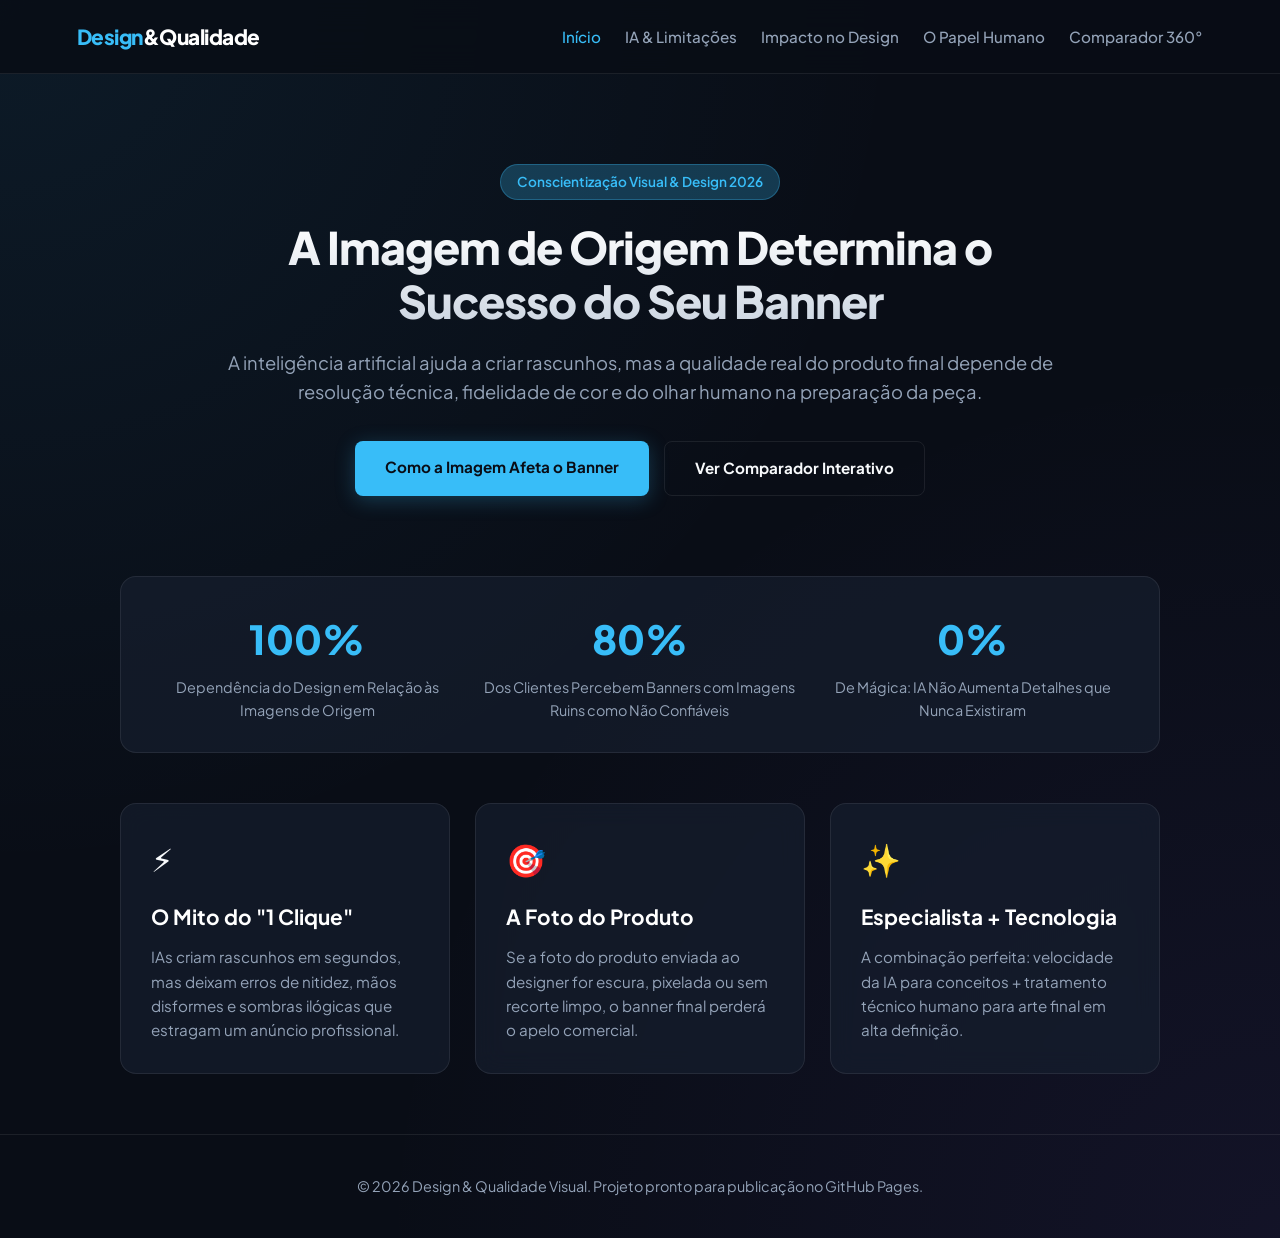
<file: index.html>
<!DOCTYPE html>
<html lang="pt-BR">
<head>
    <meta charset="UTF-8">
    <meta name="viewport" content="width=device-width, initial-scale=1.0">
    <title>Qualidade Visual & Design Profissional | Home</title>
    <link rel="stylesheet" href="style.css">
    <link rel="preconnect" href="https://fonts.googleapis.com">
    <link rel="preconnect" href="https://fonts.gstatic.com" crossorigin>
    <link href="https://fonts.googleapis.com/css2?family=Plus+Jakarta+Sans:wght@400;500;600;700;800&display=swap" rel="stylesheet">
</head>
<body>
    <header class="navbar">
        <div class="logo">
            <span class="logo-accent">Design</span>&amp;Qualidade
        </div>
        <nav>
            <ul class="nav-links">
                <li><a href="index.html" class="active">Início</a></li>
                <li><a href="qualidade-ia.html">IA &amp; Limitações</a></li>
                <li><a href="impacto-produto.html">Impacto no Design</a></li>
                <li><a href="solucoes.html">O Papel Humano</a></li>
                <li><a href="comparador.html">Comparador 360°</a></li>
            </ul>
        </nav>
    </header>

    <section class="hero">
        <div class="badge">Conscientização Visual &amp; Design 2026</div>
        <h1>A Imagem de Origem Determina o Sucesso do Seu Banner</h1>
        <p>A inteligência artificial ajuda a criar rascunhos, mas a qualidade real do produto final depende de resolução técnica, fidelidade de cor e do olhar humano na preparação da peça.</p>
        <div class="hero-btns">
            <a href="impacto-produto.html" class="btn btn-primary">Como a Imagem Afeta o Banner</a>
            <a href="comparador.html" class="btn btn-outline">Ver Comparador Interativo</a>
        </div>
    </section>

    <main class="container">
        <section class="stats-banner">
            <div class="stat-item">
                <h2>100%</h2>
                <p>Dependência do Design em Relação às Imagens de Origem</p>
            </div>
            <div class="stat-item">
                <h2>80%</h2>
                <p>Dos Clientes Percebem Banners com Imagens Ruins como Não Confiáveis</p>
            </div>
            <div class="stat-item">
                <h2>0%</h2>
                <p>De Mágica: IA Não Aumenta Detalhes que Nunca Existiram</p>
            </div>
        </section>

        <section class="cards-grid">
            <div class="card glass">
                <div class="card-icon">⚡</div>
                <h3>O Mito do "1 Clique"</h3>
                <p>IAs criam rascunhos em segundos, mas deixam erros de nitidez, mãos disformes e sombras ilógicas que estragam um anúncio profissional.</p>
            </div>
            <div class="card glass">
                <div class="card-icon">🎯</div>
                <h3>A Foto do Produto</h3>
                <p>Se a foto do produto enviada ao designer for escura, pixelada ou sem recorte limpo, o banner final perderá o apelo comercial.</p>
            </div>
            <div class="card glass">
                <div class="card-icon">✨</div>
                <h3>Especialista + Tecnologia</h3>
                <p>A combinação perfeita: velocidade da IA para conceitos + tratamento técnico humano para arte final em alta definição.</p>
            </div>
        </section>
    </main>

    <footer>
        <p>&copy; 2026 Design &amp; Qualidade Visual. Projeto pronto para publicação no GitHub Pages.</p>
    </footer>
    <script src="script.js"></script>
</body>
</html>
</file>
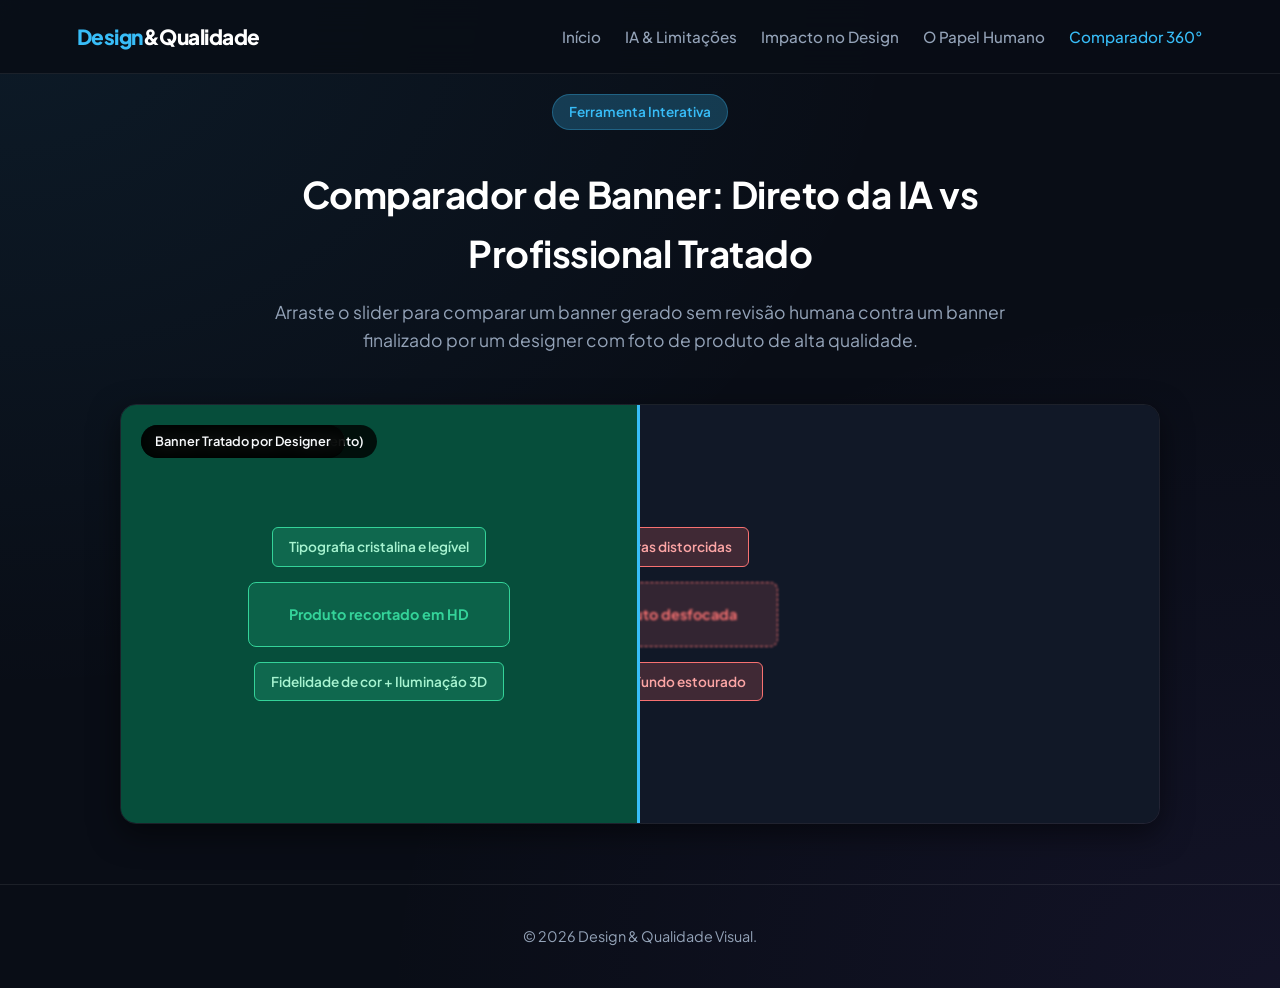
<file: comparador.html>
<!DOCTYPE html>
<html lang="pt-BR">
<head>
    <meta charset="UTF-8">
    <meta name="viewport" content="width=device-width, initial-scale=1.0">
    <title>Comparador Interativo de Banners | Design & Qualidade</title>
    <link rel="stylesheet" href="style.css">
    <link href="https://fonts.googleapis.com/css2?family=Plus+Jakarta+Sans:wght@400;500;600;700;800&display=swap" rel="stylesheet">
</head>
<body>
    <header class="navbar">
        <div class="logo"><span class="logo-accent">Design</span>&amp;Qualidade</div>
        <nav>
            <ul class="nav-links">
                <li><a href="index.html">Início</a></li>
                <li><a href="qualidade-ia.html">IA &amp; Limitações</a></li>
                <li><a href="impacto-produto.html">Impacto no Design</a></li>
                <li><a href="solucoes.html">O Papel Humano</a></li>
                <li><a href="comparador.html" class="active">Comparador 360°</a></li>
            </ul>
        </nav>
    </header>

    <main class="container">
        <div class="page-header">
            <span class="badge">Ferramenta Interativa</span>
            <h1 class="page-title">Comparador de Banner: Direto da IA vs Profissional Tratado</h1>
            <p class="subtitle">Arraste o slider para comparar um banner gerado sem revisão humana contra um banner finalizado por um designer com foto de produto de alta qualidade.</p>
        </div>

        <div class="comparison-container">
            <div class="img-wrapper before-img">
                <div class="label">Banner 100% IA (Sem Tratamento)</div>
                <div class="demo-image ia-raw">
                    <div class="banner-mockup mockup-ia">
                        <span class="mockup-tag error">Texto com letras distorcidas</span>
                        <div class="product-placeholder bad">Foto do produto desfocada</div>
                        <span class="mockup-tag error">Sombra irreal / Fundo estourado</span>
                    </div>
                </div>
            </div>

            <div class="img-wrapper after-img" id="afterImage">
                <div class="label">Banner Tratado por Designer</div>
                <div class="demo-image human-fixed">
                    <div class="banner-mockup mockup-human">
                        <span class="mockup-tag success">Tipografia cristalina e legível</span>
                        <div class="product-placeholder good">Produto recortado em HD</div>
                        <span class="mockup-tag success">Fidelidade de cor + Iluminação 3D</span>
                    </div>
                </div>
            </div>
            <input type="range" min="0" max="100" value="50" class="slider" id="slider">
        </div>
    </main>

    <footer>
        <p>&copy; 2026 Design &amp; Qualidade Visual.</p>
    </footer>
    <script src="script.js"></script>
</body>
</html>
</file>
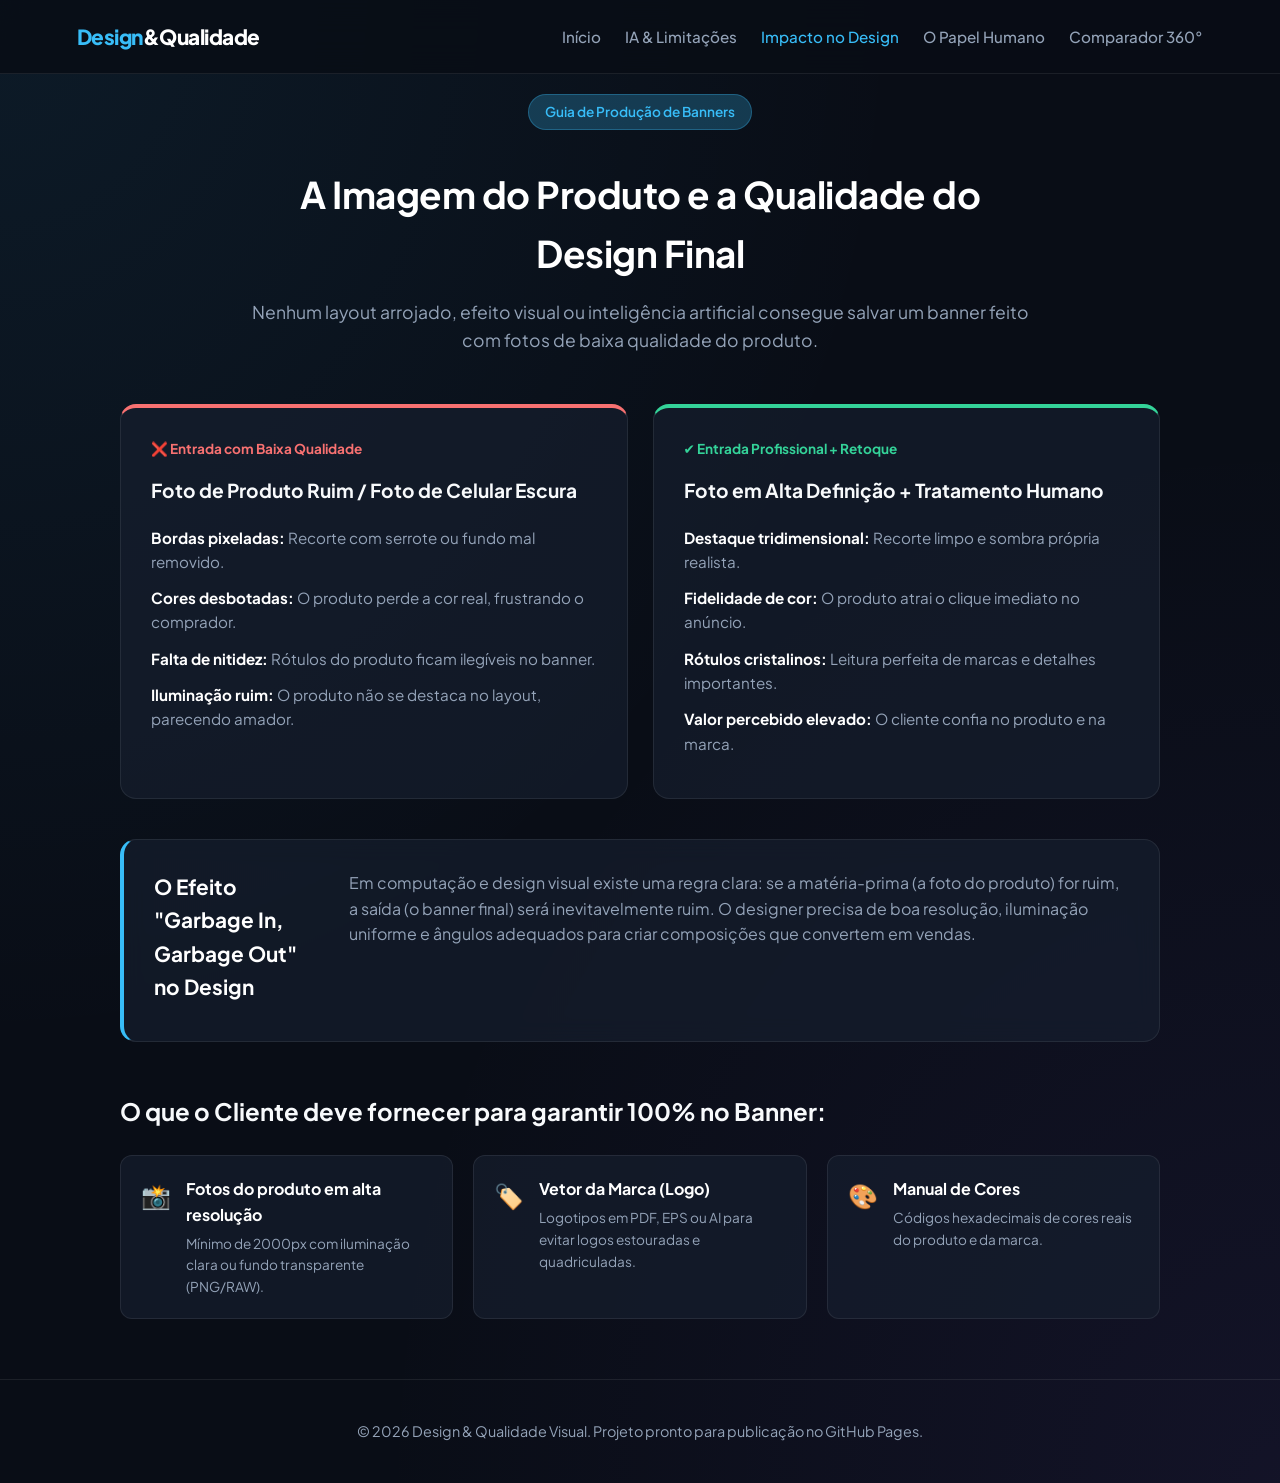
<file: impacto-produto.html>
<!DOCTYPE html>
<html lang="pt-BR">
<head>
    <meta charset="UTF-8">
    <meta name="viewport" content="width=device-width, initial-scale=1.0">
    <title>Como a Qualidade do Produto Afeta o Banner | Design & Qualidade</title>
    <link rel="stylesheet" href="style.css">
    <link href="https://fonts.googleapis.com/css2?family=Plus+Jakarta+Sans:wght@400;500;600;700;800&display=swap" rel="stylesheet">
</head>
<body>
    <header class="navbar">
        <div class="logo"><span class="logo-accent">Design</span>&amp;Qualidade</div>
        <nav>
            <ul class="nav-links">
                <li><a href="index.html">Início</a></li>
                <li><a href="qualidade-ia.html">IA &amp; Limitações</a></li>
                <li><a href="impacto-produto.html" class="active">Impacto no Design</a></li>
                <li><a href="solucoes.html">O Papel Humano</a></li>
                <li><a href="comparador.html">Comparador 360°</a></li>
            </ul>
        </nav>
    </header>

    <main class="container">
        <div class="page-header">
            <span class="badge">Guia de Produção de Banners</span>
            <h1 class="page-title">A Imagem do Produto e a Qualidade do Design Final</h1>
            <p class="subtitle">Nenhum layout arrojado, efeito visual ou inteligência artificial consegue salvar um banner feito com fotos de baixa qualidade do produto.</p>
        </div>

        <section class="impact-comparison-grid">
            <div class="impact-card danger">
                <div class="card-status">❌ Entrada com Baixa Qualidade</div>
                <h3>Foto de Produto Ruim / Foto de Celular Escura</h3>
                <ul>
                    <li><strong>Bordas pixeladas:</strong> Recorte com serrote ou fundo mal removido.</li>
                    <li><strong>Cores desbotadas:</strong> O produto perde a cor real, frustrando o comprador.</li>
                    <li><strong>Falta de nitidez:</strong> Rótulos do produto ficam ilegíveis no banner.</li>
                    <li><strong>Iluminação ruim:</strong> O produto não se destaca no layout, parecendo amador.</li>
                </ul>
            </div>

            <div class="impact-card success">
                <div class="card-status">✔️ Entrada Profissional + Retoque</div>
                <h3>Foto em Alta Definição + Tratamento Humano</h3>
                <ul>
                    <li><strong>Destaque tridimensional:</strong> Recorte limpo e sombra própria realista.</li>
                    <li><strong>Fidelidade de cor:</strong> O produto atrai o clique imediato no anúncio.</li>
                    <li><strong>Rótulos cristalinos:</strong> Leitura perfeita de marcas e detalhes importantes.</li>
                    <li><strong>Valor percebido elevado:</strong> O cliente confia no produto e na marca.</li>
                </ul>
            </div>
        </section>

        <section class="content-block glass highlight-box">
            <h2>O Efeito "Garbage In, Garbage Out" no Design</h2>
            <p>Em computação e design visual existe uma regra clara: se a matéria-prima (a foto do produto) for ruim, a saída (o banner final) será inevitavelmente ruim. O designer precisa de boa resolução, iluminação uniforme e ângulos adequados para criar composições que convertem em vendas.</p>
        </section>

        <section class="check-list-section">
            <h2>O que o Cliente deve fornecer para garantir 100% no Banner:</h2>
            <div class="check-grid">
                <div class="check-item">
                    <span class="check-icon">📸</span>
                    <div>
                        <h4>Fotos do produto em alta resolução</h4>
                        <p>Mínimo de 2000px com iluminação clara ou fundo transparente (PNG/RAW).</p>
                    </div>
                </div>
                <div class="check-item">
                    <span class="check-icon">🏷️</span>
                    <div>
                        <h4>Vetor da Marca (Logo)</h4>
                        <p>Logotipos em PDF, EPS ou AI para evitar logos estouradas e quadriculadas.</p>
                    </div>
                </div>
                <div class="check-item">
                    <span class="check-icon">🎨</span>
                    <div>
                        <h4>Manual de Cores</h4>
                        <p>Códigos hexadecimais de cores reais do produto e da marca.</p>
                    </div>
                </div>
            </div>
        </section>
    </main>

    <footer>
        <p>&copy; 2026 Design &amp; Qualidade Visual. Projeto pronto para publicação no GitHub Pages.</p>
    </footer>
    <script src="script.js"></script>
</body>
</html>
</file>
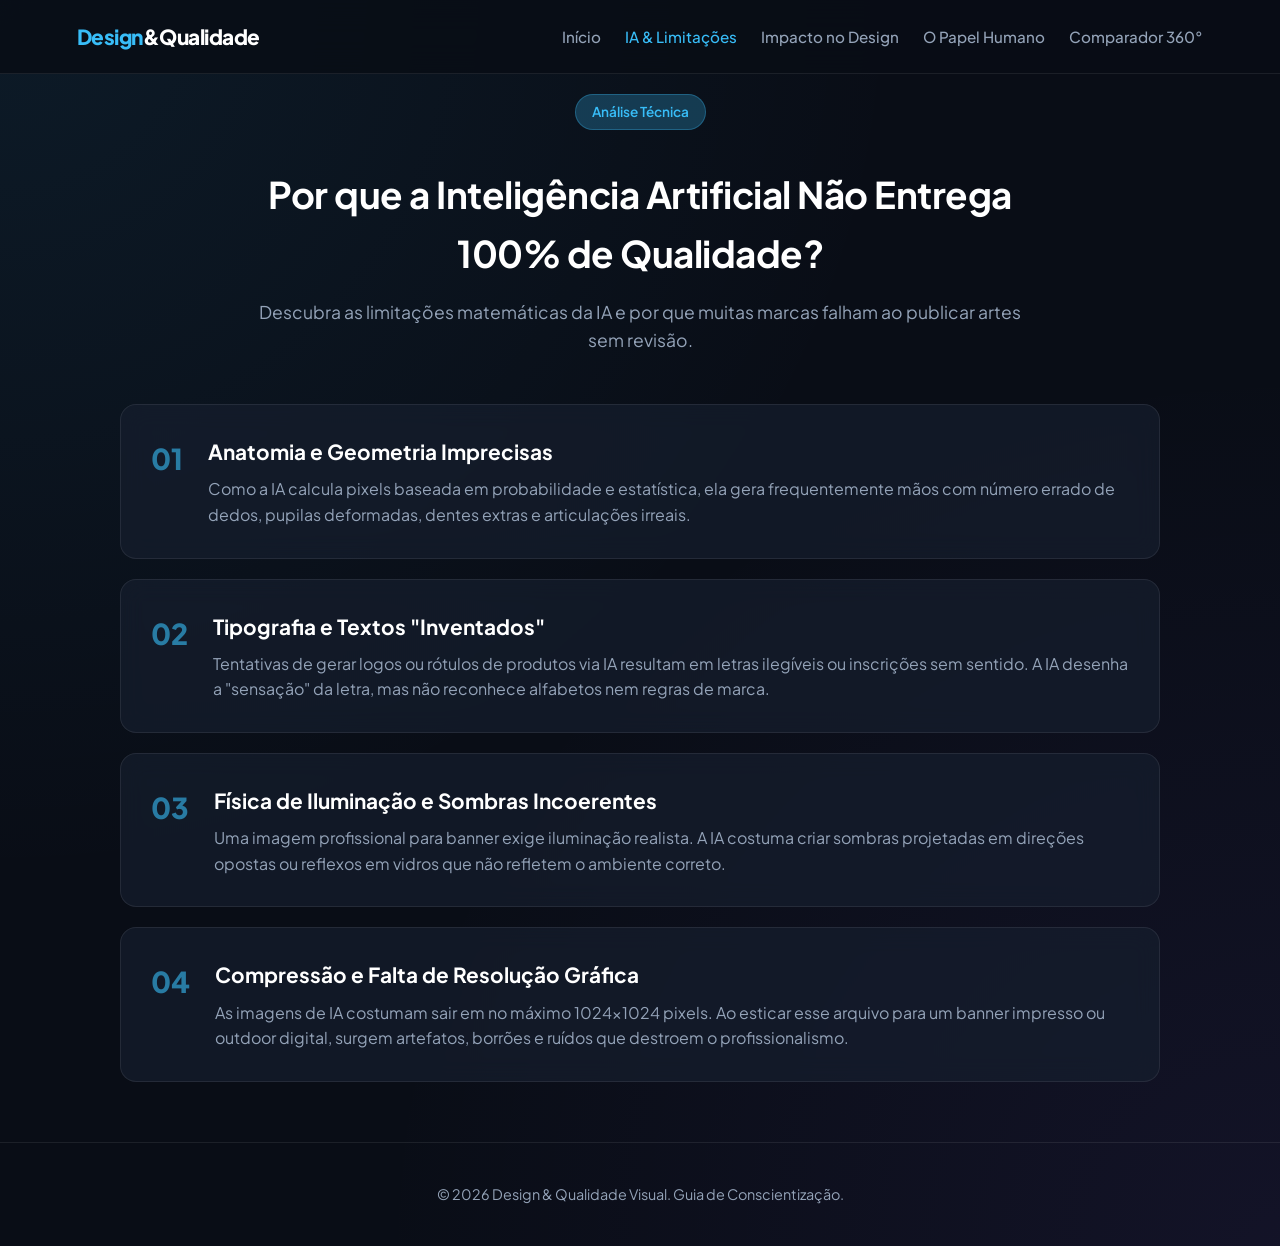
<file: qualidade-ia.html>
<!DOCTYPE html>
<html lang="pt-BR">
<head>
    <meta charset="UTF-8">
    <meta name="viewport" content="width=device-width, initial-scale=1.0">
    <title>IA & Limitações de Qualidade | Design & Qualidade</title>
    <link rel="stylesheet" href="style.css">
    <link href="https://fonts.googleapis.com/css2?family=Plus+Jakarta+Sans:wght@400;500;600;700;800&display=swap" rel="stylesheet">
</head>
<body>
    <header class="navbar">
        <div class="logo"><span class="logo-accent">Design</span>&amp;Qualidade</div>
        <nav>
            <ul class="nav-links">
                <li><a href="index.html">Início</a></li>
                <li><a href="qualidade-ia.html" class="active">IA &amp; Limitações</a></li>
                <li><a href="impacto-produto.html">Impacto no Design</a></li>
                <li><a href="solucoes.html">O Papel Humano</a></li>
                <li><a href="comparador.html">Comparador 360°</a></li>
            </ul>
        </nav>
    </header>

    <main class="container">
        <div class="page-header">
            <span class="badge">Análise Técnica</span>
            <h1 class="page-title">Por que a Inteligência Artificial Não Entrega 100% de Qualidade?</h1>
            <p class="subtitle">Descubra as limitações matemáticas da IA e por que muitas marcas falham ao publicar artes sem revisão.</p>
        </div>

        <div class="timeline-grid">
            <section class="content-block glass">
                <div class="block-number">01</div>
                <div>
                    <h2>Anatomia e Geometria Imprecisas</h2>
                    <p>Como a IA calcula pixels baseada em probabilidade e estatística, ela gera frequentemente mãos com número errado de dedos, pupilas deformadas, dentes extras e articulações irreais.</p>
                </div>
            </section>

            <section class="content-block glass">
                <div class="block-number">02</div>
                <div>
                    <h2>Tipografia e Textos "Inventados"</h2>
                    <p>Tentativas de gerar logos ou rótulos de produtos via IA resultam em letras ilegíveis ou inscrições sem sentido. A IA desenha a "sensação" da letra, mas não reconhece alfabetos nem regras de marca.</p>
                </div>
            </section>

            <section class="content-block glass">
                <div class="block-number">03</div>
                <div>
                    <h2>Física de Iluminação e Sombras Incoerentes</h2>
                    <p>Uma imagem profissional para banner exige iluminação realista. A IA costuma criar sombras projetadas em direções opostas ou reflexos em vidros que não refletem o ambiente correto.</p>
                </div>
            </section>

            <section class="content-block glass">
                <div class="block-number">04</div>
                <div>
                    <h2>Compressão e Falta de Resolução Gráfica</h2>
                    <p>As imagens de IA costumam sair em no máximo 1024x1024 pixels. Ao esticar esse arquivo para um banner impresso ou outdoor digital, surgem artefatos, borrões e ruídos que destroem o profissionalismo.</p>
                </div>
            </section>
        </div>
    </main>

    <footer>
        <p>&copy; 2026 Design &amp; Qualidade Visual. Guia de Conscientização.</p>
    </footer>
    <script src="script.js"></script>
</body>
</html>
</file>
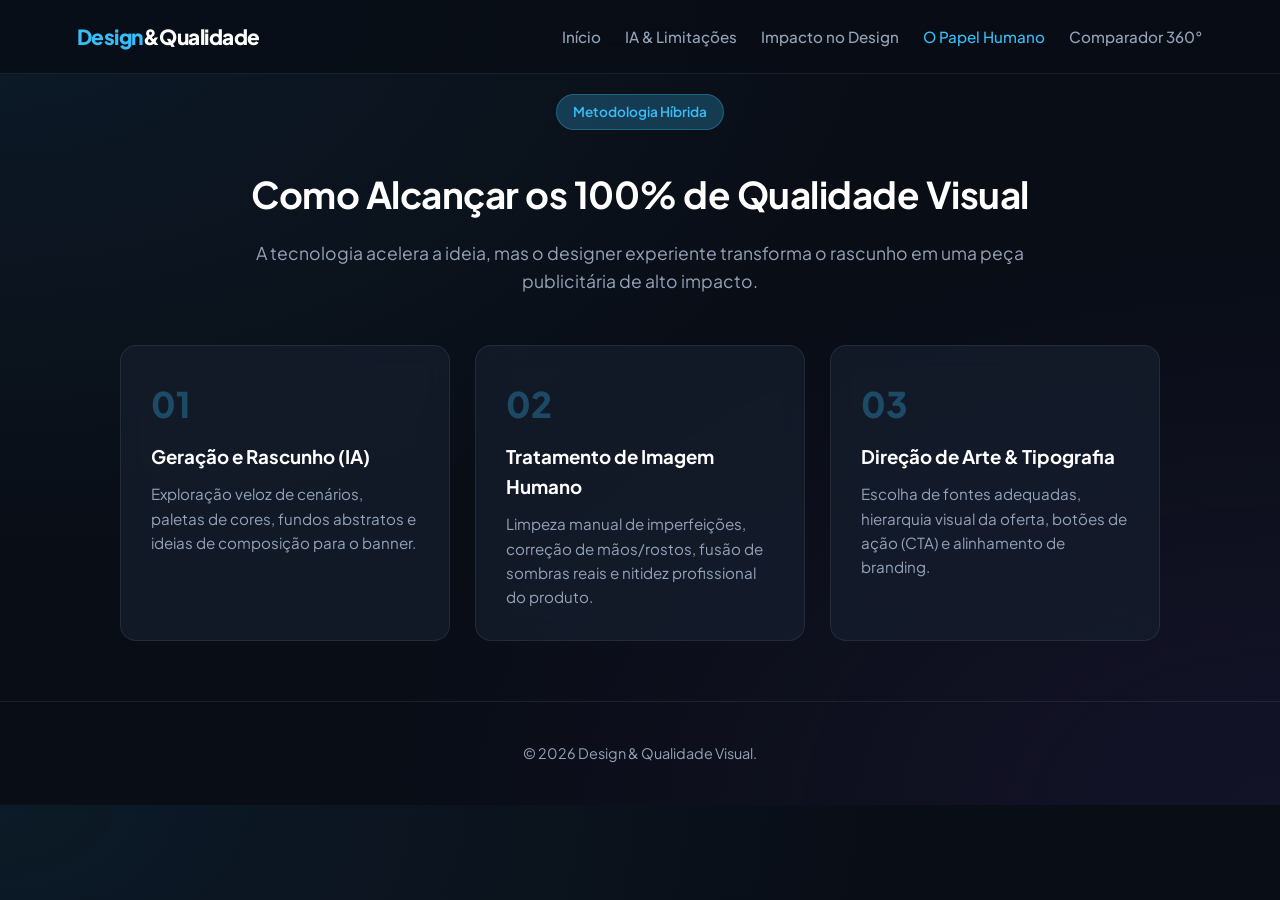
<file: solucoes.html>
<!DOCTYPE html>
<html lang="pt-BR">
<head>
    <meta charset="UTF-8">
    <meta name="viewport" content="width=device-width, initial-scale=1.0">
    <title>O Papel Humano no Design | Design & Qualidade</title>
    <link rel="stylesheet" href="style.css">
    <link href="https://fonts.googleapis.com/css2?family=Plus+Jakarta+Sans:wght@400;500;600;700;800&display=swap" rel="stylesheet">
</head>
<body>
    <header class="navbar">
        <div class="logo"><span class="logo-accent">Design</span>&amp;Qualidade</div>
        <nav>
            <ul class="nav-links">
                <li><a href="index.html">Início</a></li>
                <li><a href="qualidade-ia.html">IA &amp; Limitações</a></li>
                <li><a href="impacto-produto.html">Impacto no Design</a></li>
                <li><a href="solucoes.html" class="active">O Papel Humano</a></li>
                <li><a href="comparador.html">Comparador 360°</a></li>
            </ul>
        </nav>
    </header>

    <main class="container">
        <div class="page-header">
            <span class="badge">Metodologia Híbrida</span>
            <h1 class="page-title">Como Alcançar os 100% de Qualidade Visual</h1>
            <p class="subtitle">A tecnologia acelera a ideia, mas o designer experiente transforma o rascunho em uma peça publicitária de alto impacto.</p>
        </div>

        <div class="steps-grid">
            <div class="step-card glass">
                <span class="step-number">01</span>
                <h3>Geração e Rascunho (IA)</h3>
                <p>Exploração veloz de cenários, paletas de cores, fundos abstratos e ideias de composição para o banner.</p>
            </div>
            <div class="step-card glass">
                <span class="step-number">02</span>
                <h3>Tratamento de Imagem Humano</h3>
                <p>Limpeza manual de imperfeições, correção de mãos/rostos, fusão de sombras reais e nitidez profissional do produto.</p>
            </div>
            <div class="step-card glass">
                <span class="step-number">03</span>
                <h3>Direção de Arte &amp; Tipografia</h3>
                <p>Escolha de fontes adequadas, hierarquia visual da oferta, botões de ação (CTA) e alinhamento de branding.</p>
            </div>
        </div>
    </main>

    <footer>
        <p>&copy; 2026 Design &amp; Qualidade Visual.</p>
    </footer>
    <script src="script.js"></script>
</body>
</html>
</file>
<file: style.css>
:root {
    --bg-main: #090d16;
    --card-bg: rgba(22, 30, 46, 0.7);
    --accent: #38bdf8;
    --accent-glow: rgba(56, 189, 248, 0.25);
    --accent-hover: #0284c7;
    --text-primary: #f8fafc;
    --text-secondary: #94a3b8;
    --border-color: rgba(255, 255, 255, 0.08);
    --warning: #fbbf24;
    --danger: #f87171;
    --success: #34d399;
}

* {
    margin: 0;
    padding: 0;
    box-sizing: border-box;
    font-family: 'Plus Jakarta Sans', system-ui, -apple-system, sans-serif;
}

body {
    background-color: var(--bg-main);
    color: var(--text-primary);
    line-height: 1.6;
    overflow-x: hidden;
    background-image: 
        radial-gradient(at 0% 0%, rgba(56, 189, 248, 0.08) 0px, transparent 50%),
        radial-gradient(at 100% 100%, rgba(139, 92, 246, 0.08) 0px, transparent 50%);
}

.glass {
    background: var(--card-bg);
    backdrop-filter: blur(12px);
    -webkit-backdrop-filter: blur(12px);
    border: 1px solid var(--border-color);
}

.navbar {
    display: flex;
    justify-content: space-between;
    align-items: center;
    padding: 20px 6%;
    background-color: rgba(9, 13, 22, 0.85);
    backdrop-filter: blur(16px);
    position: sticky;
    top: 0;
    z-index: 100;
    border-bottom: 1px solid var(--border-color);
}

.logo {
    font-size: 1.3rem;
    font-weight: 800;
    letter-spacing: -0.5px;
    color: #fff;
}

.logo-accent {
    color: var(--accent);
}

.nav-links {
    display: flex;
    list-style: none;
    gap: 24px;
}

.nav-links a {
    color: var(--text-secondary);
    text-decoration: none;
    font-size: 0.95rem;
    font-weight: 500;
    transition: all 0.3s ease;
}

.nav-links a:hover, .nav-links a.active {
    color: var(--accent);
}

.hero {
    text-align: center;
    padding: 90px 20px 60px;
    max-width: 900px;
    margin: 0 auto;
}

.badge {
    display: inline-block;
    padding: 6px 16px;
    background: var(--accent-glow);
    border: 1px solid rgba(56, 189, 248, 0.3);
    color: var(--accent);
    border-radius: 30px;
    font-size: 0.85rem;
    font-weight: 600;
    margin-bottom: 20px;
}

.hero h1 {
    font-size: 2.8rem;
    font-weight: 800;
    line-height: 1.2;
    letter-spacing: -1px;
    margin-bottom: 20px;
    background: linear-gradient(180deg, #ffffff 0%, #cbd5e1 100%);
    -webkit-background-clip: text;
    -webkit-text-fill-color: transparent;
}

.hero p {
    color: var(--text-secondary);
    font-size: 1.15rem;
    margin-bottom: 35px;
}

.hero-btns {
    display: flex;
    gap: 15px;
    justify-content: center;
    flex-wrap: wrap;
}

.btn {
    display: inline-block;
    padding: 14px 30px;
    font-weight: 700;
    font-size: 0.95rem;
    text-decoration: none;
    border-radius: 8px;
    transition: all 0.3s ease;
}

.btn-primary {
    background-color: var(--accent);
    color: #090d16;
    box-shadow: 0 4px 20px var(--accent-glow);
}

.btn-primary:hover {
    background-color: var(--accent-hover);
    transform: translateY(-2px);
}

.btn-outline {
    background: transparent;
    color: var(--text-primary);
    border: 1px solid var(--border-color);
}

.btn-outline:hover {
    border-color: var(--accent);
    color: var(--accent);
}

.container {
    max-width: 1080px;
    margin: 20px auto 60px;
    padding: 0 20px;
}

.stats-banner {
    display: grid;
    grid-template-columns: repeat(auto-fit, minmax(240px, 1fr));
    gap: 20px;
    margin-bottom: 50px;
    background: var(--card-bg);
    border: 1px solid var(--border-color);
    border-radius: 16px;
    padding: 30px;
    text-align: center;
}

.stat-item h2 {
    font-size: 2.5rem;
    color: var(--accent);
    font-weight: 800;
}

.stat-item p {
    color: var(--text-secondary);
    font-size: 0.9rem;
    margin-top: 5px;
}

.cards-grid {
    display: grid;
    grid-template-columns: repeat(auto-fit, minmax(300px, 1fr));
    gap: 25px;
}

.card {
    padding: 30px;
    border-radius: 16px;
    transition: transform 0.3s ease;
}

.card:hover {
    transform: translateY(-5px);
}

.card-icon {
    font-size: 2rem;
    margin-bottom: 15px;
}

.card h3 {
    font-size: 1.3rem;
    color: #fff;
    margin-bottom: 12px;
}

.card p {
    color: var(--text-secondary);
    font-size: 0.95rem;
}

.page-header {
    text-align: center;
    max-width: 800px;
    margin: 20px auto 50px;
}

.page-title {
    font-size: 2.3rem;
    color: #fff;
    margin: 15px 0;
    letter-spacing: -0.5px;
}

.subtitle {
    color: var(--text-secondary);
    font-size: 1.1rem;
}

/* Impacto Produto */
.impact-comparison-grid {
    display: grid;
    grid-template-columns: repeat(auto-fit, minmax(320px, 1fr));
    gap: 25px;
    margin-bottom: 40px;
}

.impact-card {
    background: var(--card-bg);
    border: 1px solid var(--border-color);
    padding: 30px;
    border-radius: 16px;
}

.impact-card.danger {
    border-top: 4px solid var(--danger);
}

.impact-card.success {
    border-top: 4px solid var(--success);
}

.card-status {
    font-size: 0.85rem;
    font-weight: 700;
    margin-bottom: 15px;
}

.impact-card.danger .card-status { color: var(--danger); }
.impact-card.success .card-status { color: var(--success); }

.impact-card h3 {
    font-size: 1.2rem;
    margin-bottom: 20px;
}

.impact-card ul {
    list-style: none;
}

.impact-card ul li {
    margin-bottom: 12px;
    font-size: 0.95rem;
    color: var(--text-secondary);
}

.impact-card ul li strong {
    color: #fff;
}

.highlight-box {
    padding: 35px;
    border-radius: 16px;
    margin-bottom: 50px;
    border-left: 4px solid var(--accent);
}

.highlight-box h2 {
    color: var(--accent);
    margin-bottom: 12px;
}

.check-grid {
    display: grid;
    grid-template-columns: repeat(auto-fit, minmax(280px, 1fr));
    gap: 20px;
    margin-top: 25px;
}

.check-item {
    display: flex;
    gap: 15px;
    background: var(--card-bg);
    padding: 20px;
    border-radius: 12px;
    border: 1px solid var(--border-color);
}

.check-icon {
    font-size: 1.5rem;
}

.check-item h4 {
    color: #fff;
    margin-bottom: 5px;
}

.check-item p {
    color: var(--text-secondary);
    font-size: 0.85rem;
}

/* Timeline/Block */
.timeline-grid {
    display: flex;
    flex-direction: column;
    gap: 20px;
}

.content-block {
    display: flex;
    gap: 25px;
    padding: 30px;
    border-radius: 16px;
    align-items: flex-start;
}

.block-number {
    font-size: 1.8rem;
    font-weight: 800;
    color: var(--accent);
    opacity: 0.6;
}

.content-block h2 {
    font-size: 1.3rem;
    color: #fff;
    margin-bottom: 8px;
}

.content-block p {
    color: var(--text-secondary);
}

/* Steps */
.steps-grid {
    display: grid;
    grid-template-columns: repeat(auto-fit, minmax(280px, 1fr));
    gap: 25px;
}

.step-card {
    padding: 30px;
    border-radius: 16px;
    position: relative;
}

.step-number {
    font-size: 2.2rem;
    font-weight: 800;
    color: var(--accent);
    opacity: 0.3;
}

.step-card h3 {
    margin: 10px 0;
    color: #fff;
}

.step-card p {
    color: var(--text-secondary);
    font-size: 0.95rem;
}

/* Comparador */
.comparison-container {
    position: relative;
    width: 100%;
    height: 420px;
    border-radius: 16px;
    overflow: hidden;
    border: 1px solid var(--border-color);
    box-shadow: 0 10px 30px rgba(0,0,0,0.5);
}

.img-wrapper {
    position: absolute;
    width: 100%;
    height: 100%;
    top: 0;
    left: 0;
}

.after-img {
    width: 50%;
    overflow: hidden;
    border-right: 3px solid var(--accent);
}

.demo-image {
    width: 100%;
    height: 100%;
    display: flex;
    justify-content: center;
    align-items: center;
}

.ia-raw { background: #111827; }
.human-fixed { background: #064e3b; width: 100%; }

.label {
    position: absolute;
    top: 20px;
    left: 20px;
    background: rgba(0,0,0,0.8);
    backdrop-filter: blur(8px);
    padding: 6px 14px;
    border-radius: 20px;
    font-size: 0.8rem;
    font-weight: 600;
    z-index: 10;
}

.banner-mockup {
    display: flex;
    flex-direction: column;
    align-items: center;
    gap: 15px;
    padding: 20px;
}

.product-placeholder {
    padding: 20px 40px;
    border-radius: 8px;
    font-size: 0.9rem;
    font-weight: 700;
}

.product-placeholder.bad {
    background: rgba(248, 113, 113, 0.15);
    border: 1px dashed var(--danger);
    color: var(--danger);
    filter: blur(1px);
}

.product-placeholder.good {
    background: rgba(52, 211, 153, 0.15);
    border: 1px solid var(--success);
    color: var(--success);
}

.mockup-tag {
    padding: 8px 16px;
    border-radius: 6px;
    font-size: 0.85rem;
    font-weight: 600;
}

.mockup-tag.error {
    background: rgba(248, 113, 113, 0.2);
    color: #fca5a5;
    border: 1px solid var(--danger);
}

.mockup-tag.success {
    background: rgba(52, 211, 153, 0.2);
    color: #a7f3d0;
    border: 1px solid var(--success);
}

.slider {
    position: absolute;
    top: 0;
    left: 0;
    width: 100%;
    height: 100%;
    opacity: 0;
    cursor: ew-resize;
    z-index: 20;
}

footer {
    text-align: center;
    padding: 40px;
    color: var(--text-secondary);
    border-top: 1px solid var(--border-color);
    font-size: 0.9rem;
}

/* ============================================================
   AJUSTES RESPONSIVOS CORRIGIDOS PARA CELULAR
   ============================================================ */
@media (max-width: 768px) {
    /* Menu / Navbar */
    .navbar {
        flex-direction: column;
        gap: 15px;
        padding: 15px 4%;
    }

    .nav-links {
        flex-wrap: wrap;
        justify-content: center;
        gap: 12px;
    }

    .nav-links a {
        font-size: 0.85rem;
    }

    /* Cabeçalho principal / Hero */
    .hero {
        padding: 40px 15px 30px;
    }

    .hero h1 {
        font-size: 1.8rem;
    }

    .hero p {
        font-size: 1rem;
    }

    .hero-btns {
        flex-direction: column;
        width: 100%;
    }

    .btn {
        width: 100%;
        text-align: center;
    }

    /* Grids e Cartões */
    .impact-comparison-grid,
    .check-grid,
    .cards-grid,
    .steps-grid,
    .stats-banner {
        grid-template-columns: 1fr; /* Força 1 coluna única no celular */
        padding: 15px;
    }

    .content-block {
        flex-direction: column;
        gap: 10px;
        padding: 20px;
    }

    /* Ajustes das imagens/comparador no Celular */
    .comparison-container {
        height: 280px;
    }

    .human-fixed {
        width: 100%;
    }

    /* Ajuste de espaçamento geral */
    .container {
        padding: 0 12px;
    }

    .highlight-box {
        padding: 20px;
    }
}
</file>
